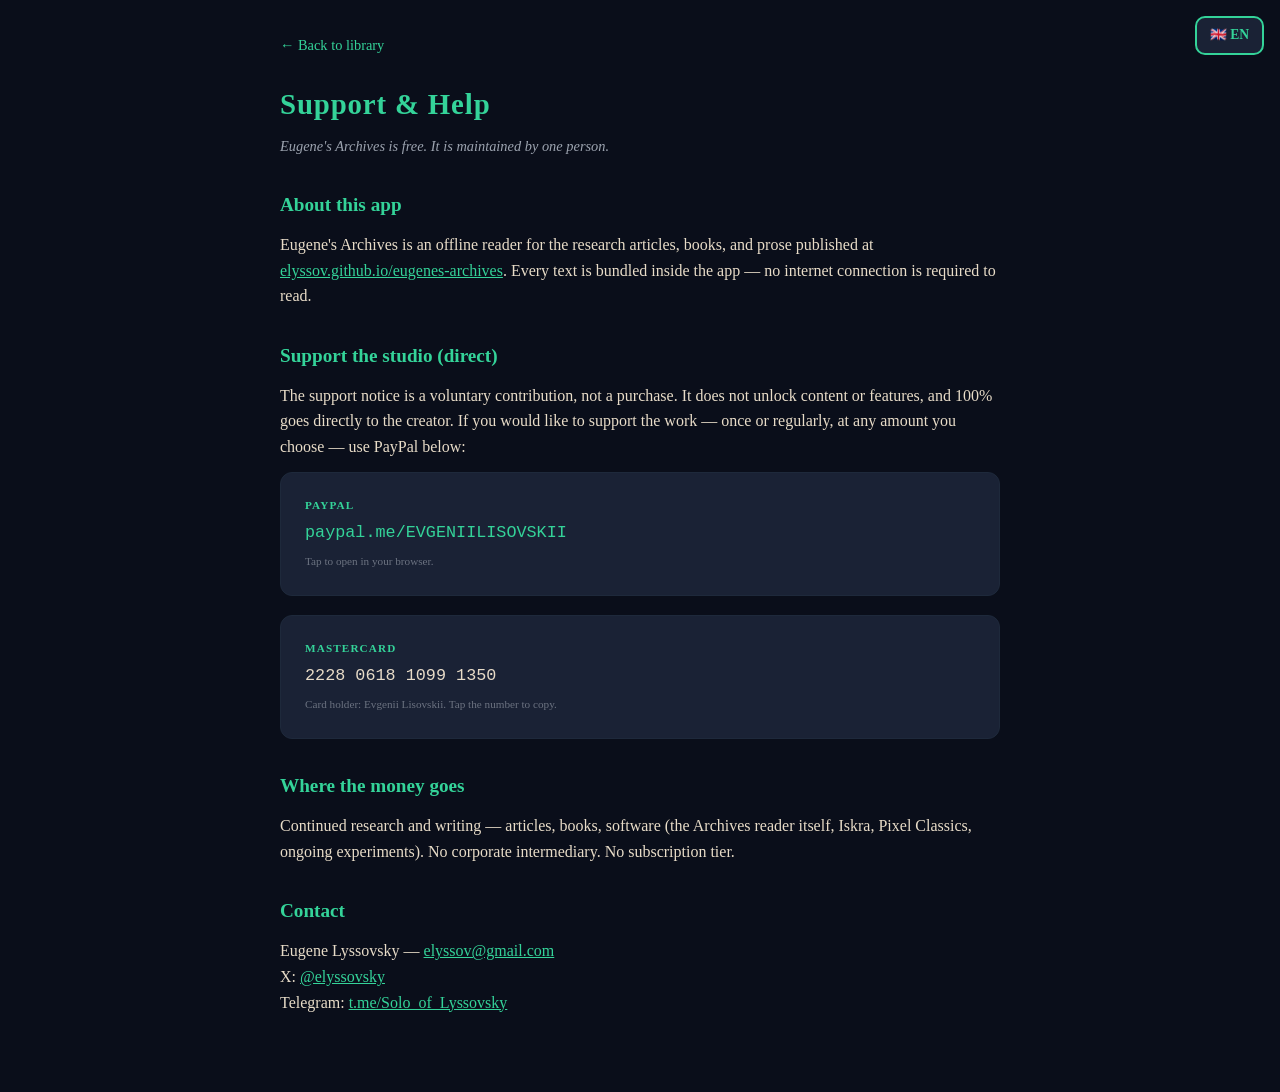
<file: app/src/main/assets/help.html>
<!DOCTYPE html>
<html lang="en">
<head>
  <meta charset="UTF-8">
  <meta name="viewport" content="width=device-width, initial-scale=1.0">
  <title>Eugene's Archives — Help</title>
  <style>
    :root {
      --bg: #0a0e1a;
      --card: #1a2235;
      --text: #e8dcc8;
      --text2: #9ca3af;
      --muted: #6b7280;
      --accent: #34d399;
      --border: #1e293b;
    }
    * { box-sizing: border-box; margin: 0; padding: 0; }
    body {
      font-family: 'Georgia', serif;
      background: var(--bg);
      color: var(--text);
      min-height: 100vh;
      line-height: 1.6;
      padding: 2rem 1.5rem 4rem;
    }
    .container { max-width: 720px; margin: 0 auto; }
    h1 {
      color: var(--accent);
      font-size: 1.8rem;
      letter-spacing: 0.03em;
      margin-bottom: 0.5rem;
    }
    .tagline { color: var(--text2); font-style: italic; font-size: 0.9rem; margin-bottom: 2rem; }
    h2 { color: var(--accent); font-size: 1.2rem; margin: 2rem 0 0.7rem; }
    p { margin-bottom: 0.8rem; }
    .card {
      background: var(--card);
      border: 1px solid var(--border);
      border-radius: 12px;
      padding: 1.5rem;
      margin-bottom: 1.2rem;
    }
    .label {
      font-size: 0.7rem;
      text-transform: uppercase;
      letter-spacing: 0.1em;
      color: var(--accent);
      font-weight: 700;
      margin-bottom: 0.3rem;
    }
    .value {
      font-family: 'Courier New', monospace;
      font-size: 1.05rem;
      color: var(--text);
      user-select: text;
      word-break: break-all;
    }
    .value a { color: var(--accent); text-decoration: none; }
    .value a:hover { text-decoration: underline; }
    .copy-hint { font-size: 0.7rem; color: var(--muted); margin-top: 0.4rem; }
    .lang-section { display: none; }
    .lang-section.active { display: block; }
    .lang-switch {
      position: fixed; top: 1rem; right: 1rem; z-index: 100;
      padding: 0.4rem 0.8rem;
      background: var(--card);
      border: 2px solid var(--accent);
      border-radius: 10px;
      cursor: pointer;
      display: flex; gap: 0.5rem;
      color: var(--accent);
      font-family: inherit;
      font-size: 0.85rem;
      font-weight: 600;
    }
    .back-link {
      display: inline-block;
      color: var(--accent);
      text-decoration: none;
      margin-bottom: 1.5rem;
      font-size: 0.9rem;
    }
    .back-link:hover { text-decoration: underline; }
  </style>
</head>
<body>
  <div class="lang-switch" onclick="cycleLang()">
    <span id="flagLabel">🇬🇧 EN</span>
  </div>
  <div class="container">
    <a class="back-link" href="index.html" id="backLink">← Back to library</a>

    <!-- ─── EN ─── -->
    <section class="lang-section" id="lang-en">
      <h1>Support &amp; Help</h1>
      <p class="tagline">Eugene's Archives is free. It is maintained by one person.</p>

      <h2>About this app</h2>
      <p>Eugene's Archives is an offline reader for the research articles, books, and prose
      published at <a style="color:var(--accent)" href="https://elyssov.github.io/eugenes-archives/" target="_blank">elyssov.github.io/eugenes-archives</a>.
      Every text is bundled inside the app — no internet connection is required to read.</p>

      <h2>Support the studio (direct)</h2>
      <p>The support notice is a voluntary contribution, not a purchase. It does not unlock
      content or features, and 100% goes directly to the creator. If you would like to support
      the work — once or regularly, at any amount you choose — use PayPal below:</p>

      <div class="card">
        <div class="label">PayPal</div>
        <div class="value"><a href="https://paypal.me/EVGENIILISOVSKII" target="_blank">paypal.me/EVGENIILISOVSKII</a></div>
        <div class="copy-hint">Tap to open in your browser.</div>
      </div>

      <div class="card">
        <div class="label">Mastercard</div>
        <div class="value" id="cardEn">2228 0618 1099 1350</div>
        <div class="copy-hint">Card holder: Evgenii Lisovskii. Tap the number to copy.</div>
      </div>

      <h2>Where the money goes</h2>
      <p>Continued research and writing — articles, books, software (the Archives reader itself,
      Iskra, Pixel Classics, ongoing experiments). No corporate intermediary. No subscription tier.</p>

      <h2>Contact</h2>
      <p>Eugene Lyssovsky — <a style="color:var(--accent)" href="mailto:elyssov@gmail.com">elyssov@gmail.com</a><br>
      X: <a style="color:var(--accent)" href="https://x.com/elyssovsky" target="_blank">@elyssovsky</a><br>
      Telegram: <a style="color:var(--accent)" href="https://t.me/Solo_of_Lyssovsky" target="_blank">t.me/Solo_of_Lyssovsky</a></p>
    </section>

    <!-- ─── RU ─── -->
    <section class="lang-section" id="lang-ru">
      <h1>Поддержка и помощь</h1>
      <p class="tagline">«Архивы Юджина» бесплатны. Их ведёт один человек.</p>

      <h2>Об этом приложении</h2>
      <p>«Архивы Юджина» — офлайн-читалка для статей, книг и прозы, публикуемых на
      <a style="color:var(--accent)" href="https://elyssov.github.io/eugenes-archives/" target="_blank">elyssov.github.io/eugenes-archives</a>.
      Все тексты упакованы внутрь приложения — интернет для чтения не нужен.</p>

      <h2>Поддержать студию (напрямую)</h2>
      <p>Окошко поддержки предлагает добровольное пожертвование, а не покупку. Оно не открывает
      контент или функции, и 100% средств получает автор. Если хотите поддержать работу — разово
      или регулярно, на любую удобную сумму — используйте PayPal ниже:</p>

      <div class="card">
        <div class="label">PayPal</div>
        <div class="value"><a href="https://paypal.me/EVGENIILISOVSKII" target="_blank">paypal.me/EVGENIILISOVSKII</a></div>
        <div class="copy-hint">Нажмите, чтобы открыть в браузере.</div>
      </div>

      <div class="card">
        <div class="label">Mastercard</div>
        <div class="value" id="cardRu">2228 0618 1099 1350</div>
        <div class="copy-hint">Держатель карты: Evgenii Lisovskii. Нажмите на номер, чтобы скопировать.</div>
      </div>

      <h2>Куда идут средства</h2>
      <p>Продолжение исследований и текстов — статьи, книги, программы (сама эта читалка,
      Искра, Pixel Classics, текущие эксперименты). Без корпоративных посредников. Без подписочной модели.</p>

      <h2>Контакт</h2>
      <p>Юджин Лысовский — <a style="color:var(--accent)" href="mailto:elyssov@gmail.com">elyssov@gmail.com</a><br>
      X: <a style="color:var(--accent)" href="https://x.com/elyssovsky" target="_blank">@elyssovsky</a><br>
      Telegram: <a style="color:var(--accent)" href="https://t.me/Solo_of_Lyssovsky" target="_blank">t.me/Solo_of_Lyssovsky</a></p>
    </section>

    <!-- ─── VI ─── -->
    <section class="lang-section" id="lang-vi">
      <h1>Hỗ Trợ &amp; Trợ Giúp</h1>
      <p class="tagline">Eugene's Archives miễn phí. Được duy trì bởi một người.</p>

      <h2>Về ứng dụng này</h2>
      <p>Eugene's Archives là trình đọc ngoại tuyến dành cho các bài nghiên cứu, sách và truyện
      được đăng tại <a style="color:var(--accent)" href="https://elyssov.github.io/eugenes-archives/" target="_blank">elyssov.github.io/eugenes-archives</a>.
      Tất cả văn bản đã được đóng gói bên trong ứng dụng — không cần internet để đọc.</p>

      <h2>Hỗ trợ studio (trực tiếp)</h2>
      <p>Thông báo hỗ trợ là khoản đóng góp tự nguyện, không phải giao dịch mua hàng. Không có nội
      dung hay tính năng nào được mở khóa, và 100% khoản đóng góp đến tay tác giả. Nếu bạn muốn hỗ
      trợ công việc — một lần hoặc định kỳ, với bất kỳ số tiền nào — hãy dùng PayPal bên dưới:</p>

      <div class="card">
        <div class="label">PayPal</div>
        <div class="value"><a href="https://paypal.me/EVGENIILISOVSKII" target="_blank">paypal.me/EVGENIILISOVSKII</a></div>
        <div class="copy-hint">Chạm để mở trong trình duyệt.</div>
      </div>

      <div class="card">
        <div class="label">Mastercard</div>
        <div class="value" id="cardVi">2228 0618 1099 1350</div>
        <div class="copy-hint">Chủ thẻ: Evgenii Lisovskii. Chạm vào số để sao chép.</div>
      </div>

      <h2>Tiền đi đâu</h2>
      <p>Tiếp tục nghiên cứu và viết — các bài viết, sách, phần mềm (chính trình đọc Archives này,
      Iskra, Pixel Classics, các thí nghiệm hiện tại). Không qua trung gian tập đoàn. Không có mô hình đăng ký.</p>

      <h2>Liên hệ</h2>
      <p>Eugene Lyssovsky — <a style="color:var(--accent)" href="mailto:elyssov@gmail.com">elyssov@gmail.com</a><br>
      X: <a style="color:var(--accent)" href="https://x.com/elyssovsky" target="_blank">@elyssovsky</a><br>
      Telegram: <a style="color:var(--accent)" href="https://t.me/Solo_of_Lyssovsky" target="_blank">t.me/Solo_of_Lyssovsky</a></p>
    </section>
  </div>

  <script>
    // Tap-to-copy for the card number in all three sections.
    function copyCard(elId) {
      var el = document.getElementById(elId);
      if (!el) return;
      var range = document.createRange();
      range.selectNodeContents(el);
      var sel = window.getSelection();
      sel.removeAllRanges();
      sel.addRange(range);
      try { document.execCommand('copy'); } catch (e) {}
      sel.removeAllRanges();
      var hint = el.nextElementSibling;
      if (hint) {
        var orig = hint.textContent;
        hint.textContent = '✓ Copied';
        setTimeout(function() { hint.textContent = orig; }, 1500);
      }
    }
    ['cardEn', 'cardRu', 'cardVi'].forEach(function(id) {
      var el = document.getElementById(id);
      if (el) el.addEventListener('click', function() { copyCard(id); });
    });

    // Three-flag cycle — same idiom as the main app.
    var LANGS = ['en', 'ru', 'vi'];
    var FLAGS = { en: '🇬🇧 EN', ru: '🇷🇺 RU', vi: '🇻🇳 VI' };
    var BACK = { en: '← Back to library', ru: '← К библиотеке', vi: '← Về thư viện' };

    function setLang(lang) {
      LANGS.forEach(function(l) {
        var sec = document.getElementById('lang-' + l);
        if (sec) sec.classList.toggle('active', l === lang);
      });
      document.getElementById('flagLabel').textContent = FLAGS[lang];
      document.getElementById('backLink').textContent = BACK[lang];
      try { localStorage.setItem('aeliss-lang', lang); } catch(e) {}
    }

    function cycleLang() {
      var current = 'en';
      try { current = localStorage.getItem('aeliss-lang') || 'en'; } catch(e) {}
      var i = LANGS.indexOf(current);
      var next = LANGS[(i + 1) % LANGS.length];
      setLang(next);
    }

    // Init: honour saved language, otherwise EN.
    var startLang = 'en';
    try { startLang = localStorage.getItem('aeliss-lang') || 'en'; } catch(e) {}
    if (LANGS.indexOf(startLang) < 0) startLang = 'en';
    setLang(startLang);
  </script>
</body>
</html>
</file>
